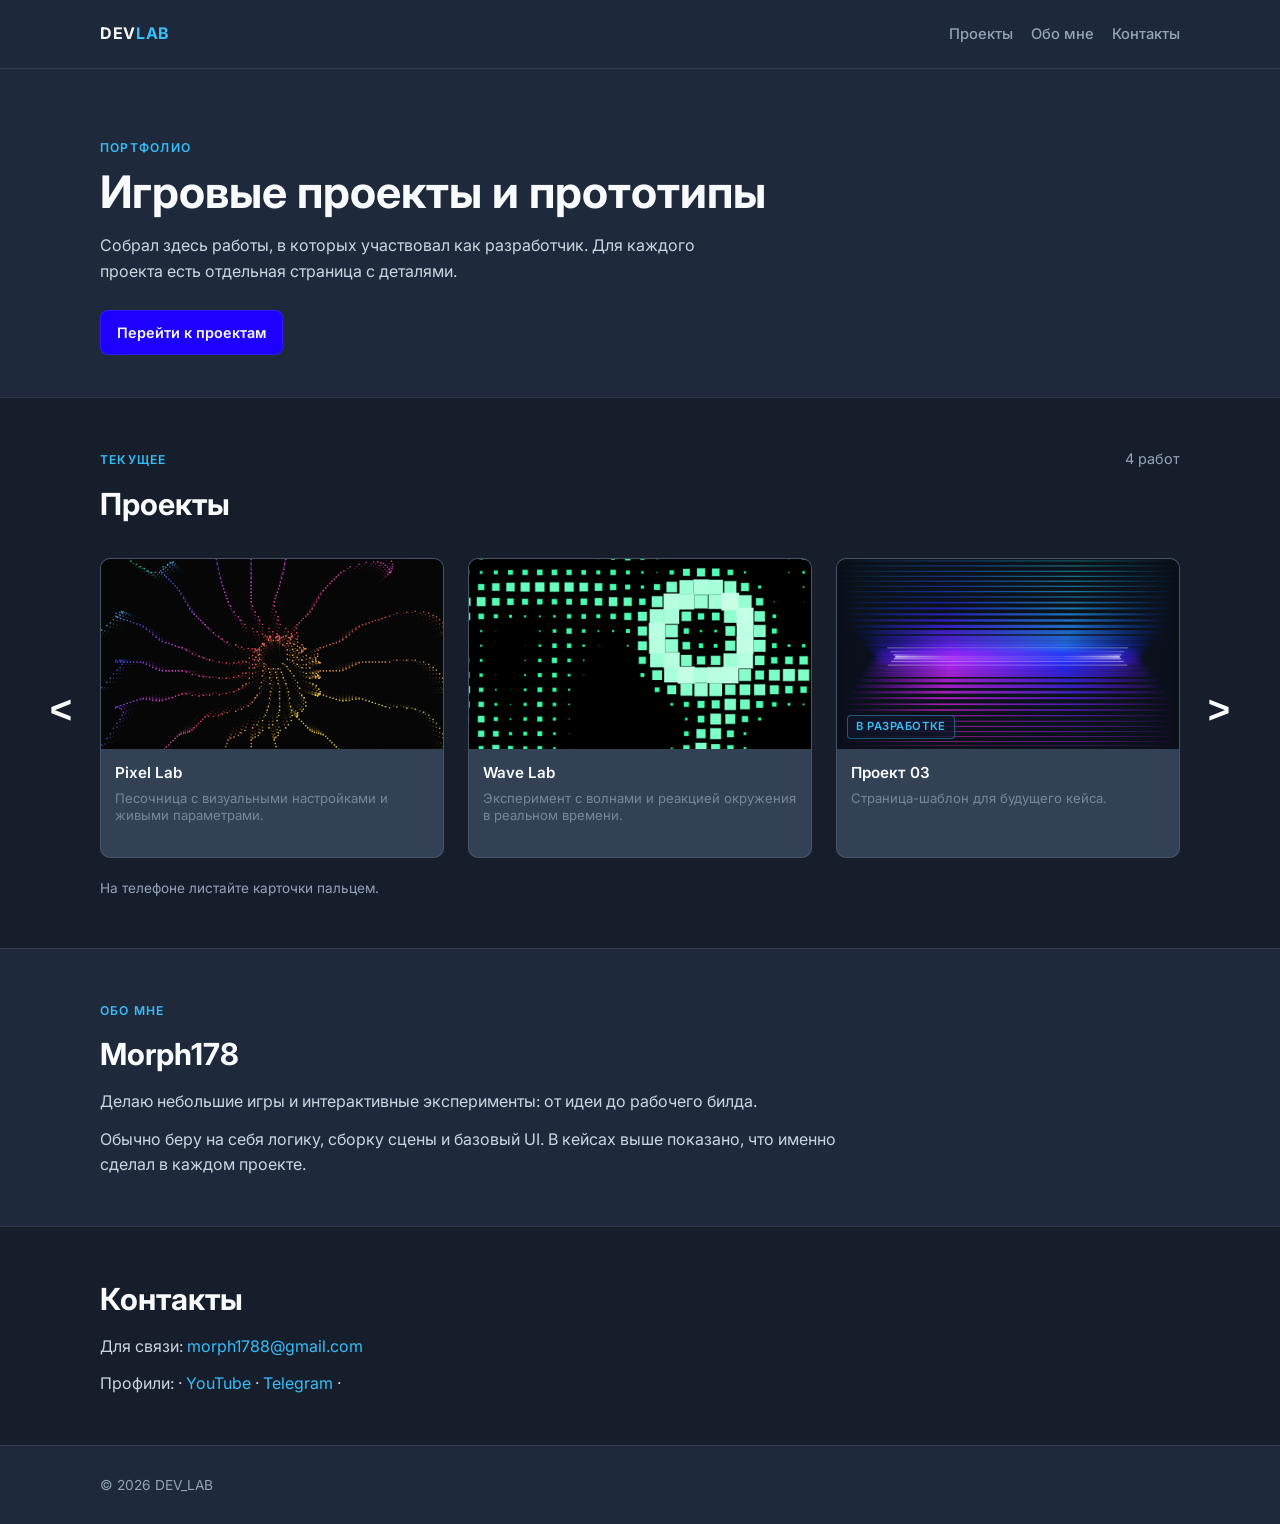
<file: index_page/index.html>
﻿<!DOCTYPE html>
<html lang="ru">

<head>
    <meta charset="UTF-8">
    <meta name="viewport" content="width=device-width, initial-scale=1.0">
    <meta name="description" content="DEV_LAB — portfolio of game projects and prototypes.">
    <meta name="theme-color" content="#1e293b">

    <title>DEV_LAB — игровое портфолио</title>
    <link rel="canonical" href="https://example.com/">

    <meta property="og:type" content="website">
    <meta property="og:title" content="DEV_LAB — игровое портфолио">
    <meta property="og:description" content="Игры и прототипы с короткими кейсами.">
    <meta property="og:url" content="https://example.com/">
    <meta property="og:image"
        content="https://images.unsplash.com/photo-1550745165-9bc0b252726f?auto=format&fit=crop&w=1200&q=80">

    <link rel="icon"
        href="data:image/svg+xml,%3Csvg xmlns='http://www.w3.org/2000/svg' viewBox='0 0 32 32'%3E%3Crect width='32' height='32' rx='6' fill='%230f172a'/%3E%3Cpath fill='%2338bdf8' d='M8 22V10h4l4 6 4-6h4v12h-4v-7l-4 6-4-6v7z'/%3E%3C/svg%3E"
        type="image/svg+xml">

    <link rel="preconnect" href="https://fonts.googleapis.com">
    <link rel="preconnect" href="https://fonts.gstatic.com" crossorigin>
    <link href="https://fonts.googleapis.com/css2?family=Inter:wght@400;500;600;700&display=swap" rel="stylesheet">
    <link rel="stylesheet" href="/index_page/index.css">
</head>

<body>
    <a class="skip-link" href="#content">Перейти к содержимому</a>

    <header class="header">
        <div class="wrap">
            <a class="logo" href="#top">DEV<span>LAB</span></a>
            <nav aria-label="Навигация по странице">
                <ul class="nav">
                    <li><a href="#projects">Проекты</a></li>
                    <li><a href="#about">Обо мне</a></li>
                    <li><a href="#contact">Контакты</a></li>
                </ul>
            </nav>
        </div>
    </header>

    <main id="content">
        <section class="section hero" id="top" aria-labelledby="hero-title">
            <div class="wrap">
                 <span class="eyebrow">Портфолио</span>
                <h1 id="hero-title">Игровые проекты и прототипы</h1>
                <p class="lead">Собрал здесь работы, в которых участвовал как разработчик. Для каждого проекта есть
                    отдельная страница с деталями.</p>
                <div class="hero-actions">
                    <a class="btn" href="#projects">Перейти к проектам</a>
                </div>
            </div>
        </section>

        <section class="section section--soft" id="projects" aria-labelledby="projects-title">
            <div class="wrap">
                <div class="projects-header">
                    <div>
                        <span class="eyebrow">Текущее</span>
                        <h2 id="projects-title">Проекты</h2>
                    </div>
                    <p class="projects-count">4 работ</p>
                </div>

                <div class="slider">
                    <button type="button" class="slider-btn" id="prevBtn" aria-controls="track"
                        aria-label="Предыдущие проекты">&lt;</button>

                    <div class="projects-track" id="track" tabindex="0" role="region" aria-label="Лента проектов">

                        <a class="project" href="/pixel_lab/pixel.html">
                            <div class="project-media-wrap">
                                <img src="/img/pixel-lab.jpg.png" width="400" height="180" loading="lazy"
                                    decoding="async" alt="Скриншот проекта Pixel Lab">
                            </div>
                            <div class="project-body">
                                <span class="project-title">Pixel Lab</span>
                                <span class="project-desc">Песочница с визуальными настройками и живыми
                                    параметрами.</span>
                            </div>
                        </a>

                        <a class="project" href="/wave_lab/wave.html">
                            <div class="project-media-wrap">
                                <img src="/img/wave.lab.png" width="400" height="180" loading="lazy" decoding="async"
                                    alt="Скриншот проекта Wave Lab">
                            </div>
                            <div class="project-body">
                                <span class="project-title">Wave Lab</span>
                                <span class="project-desc">Эксперимент с волнами и реакцией окружения в реальном
                                    времени.</span>
                            </div>
                        </a>

                        <a class="project" href="/analiz.lab/analiz.html">
                            <div class="project-media-wrap">
                                <img src="/img/analiz.labog.png" width="400" height="180" loading="lazy"
                                    decoding="async" alt="Скриншот проекта Analiz Lab">
                                <span class="project-badge">В разработке</span>
                            </div>
                            <div class="project-body">
                                <span class="project-title">Проект 03</span>
                                <span class="project-desc">Страница-шаблон для будущего кейса.</span>
                            </div>
                        </a>

                        <a class="project" href="/part_lab/part.html">
                            <div class="project-media-wrap">
                                <img src="/img/part.labog.png" width="400" height="180" loading="lazy" decoding="async"
                                    alt="Скриншот проекта Analiz Lab">
                                <span class="project-badge">В разработке</span>
                            </div>
                            <div class="project-body">
                                <span class="project-title">Проект 04</span>
                                <span class="project-desc">Страница-шаблон для будущего кейса.</span>
                            </div>
                        </a>

                        <div class="project project--teaser">
                            <div class="project-placeholder-visual">
                                <div class="lab-loader">
                                    <div class="shape shape-circle"></div>
                                    <div class="shape shape-square"></div>
                                    <div class="shape shape-plus"></div>
                                </div>
                                <span class="project-badge project-badge--next">Ожидание</span>
                            </div>
                            <div class="project-body">
                                <span class="project-title" style="color: var(--text-dim);">Ближайший проект</span>
                                <span class="project-desc">Новые игровые прототипы и кейсы будут добавляться в этот раздел по мере готовности.</span>
                            </div>
                        </div>

                    </div>

                    <button type="button" class="slider-btn" id="nextBtn" aria-controls="track"
                        aria-label="Следующие проекты">&gt;</button>
                </div>

                <p class="hint">На телефоне листайте карточки пальцем.</p>
            </div>
        </section>

        <section class="section" id="about" aria-labelledby="about-title">
            <div class="wrap">
                <span class="eyebrow">Обо мне</span>
                <h2 id="about-title">Morph178</h2>
                <div class="about-text">
                    <p>Делаю небольшие игры и интерактивные эксперименты: от идеи до рабочего билда.</p>
                    <p>Обычно беру на себя логику, сборку сцены и базовый UI. В кейсах выше показано, что именно сделал
                        в каждом проекте.</p>
                </div>
            </div>
        </section>

        <section class="section section--soft" id="contact" aria-labelledby="contact-title">
            <div class="wrap">
                <h2 id="contact-title">Контакты</h2>
                <div class="contact">
                    <p>Для связи: <a href="mailto:morph1788@gmail.com?subject=Вопрос по проекту&body=Привет, Morph178, я по поводу твоего сайта...">morph1788@gmail.com</a></p>
                    <p>Профили: </a> · <a href="https://youtube.com/@morph278">YouTube</a> · 
                        <a href="https://t.me/Morph178" target="_blank" rel="noopener noreferrer">Telegram</a> ·
</href=></p>
                </div>
            </div>
        </section>
    </main>

    <footer class="footer">
        <div class="wrap">&copy; 2026 DEV_LAB</div>
    </footer>
    <script src="/index_page/index.js"></script>
</body>

</html>
</file>
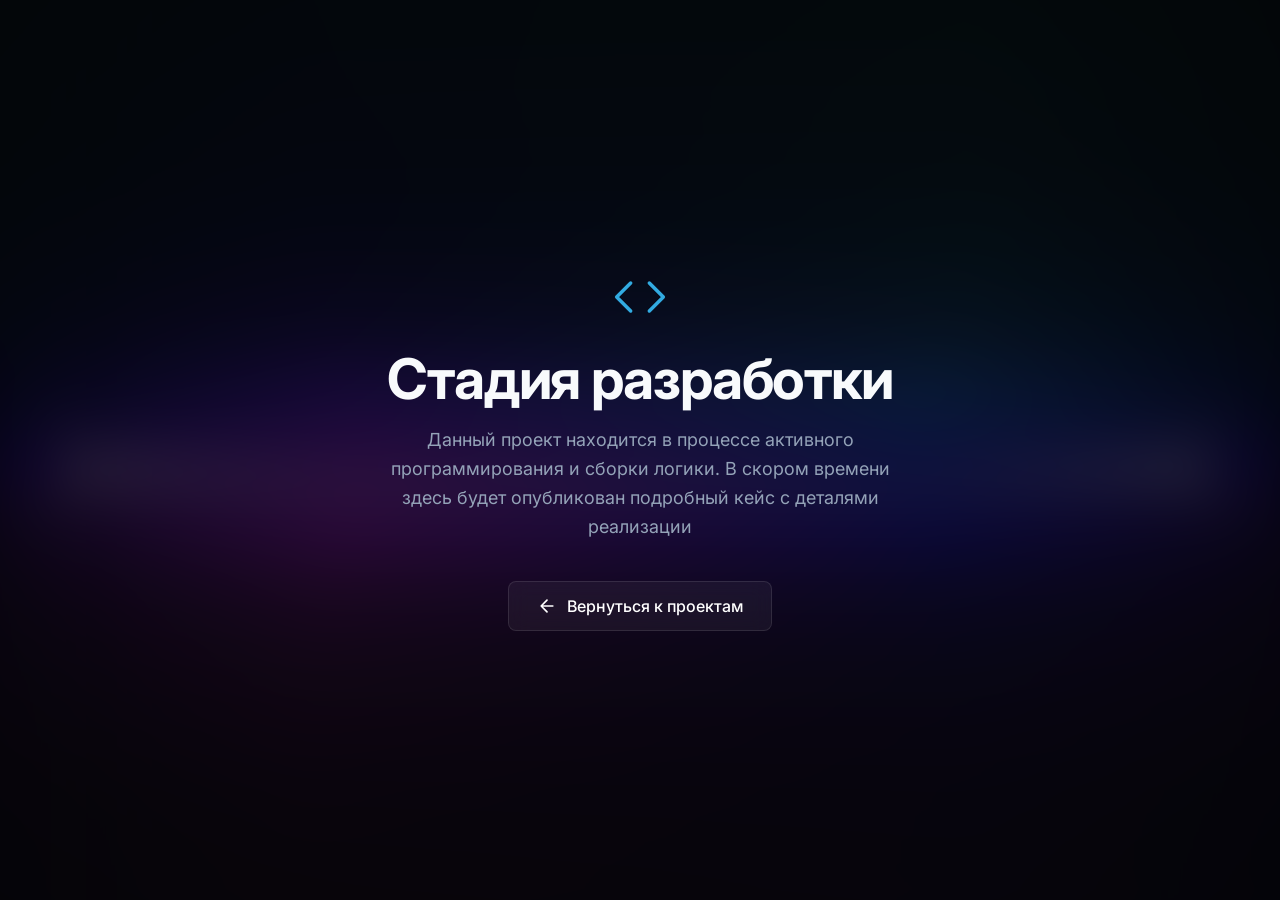
<file: analiz.lab/analiz.html>
<!DOCTYPE html>
<html lang="ru">
<head>
    <meta charset="UTF-8">
    <meta name="viewport" content="width=device-width, initial-scale=1.0">
    <meta name="theme-color" content="#0f172a">
    <title>Проект в разработке — DEV_LAB</title>
    
    <link rel="preconnect" href="https://fonts.googleapis.com">
    <link rel="preconnect" href="https://fonts.gstatic.com" crossorigin>
    <link href="https://fonts.googleapis.com/css2?family=Inter:wght@400;500;600;700&display=swap" rel="stylesheet">
    
    <style>
        body, html {
            margin: 0;
            padding: 0;
            /* Используем динамическую высоту для мобильных браузеров */
            min-height: 100dvh; 
            font-family: 'Inter', sans-serif;
            background-color: #0f172a;
            /* Убираем только горизонтальный скролл. Вертикальный появится только если экран экстремально мал */
            overflow-x: hidden; 
        }

        /* Слой с заблюренной картинкой */
        .dev-background {
            position: fixed; /* Фон зафиксирован при любом скролле */
            top: -10%; 
            left: -10%;
            width: 120%; 
            height: 120%;
            
            /* УКАЖИ ЗДЕСЬ ПУТЬ К КАРТИНКЕ ТЕКУЩЕГО ПРОЕКТА */
            background-image: url('/img/analiz.labog.png'); 
            
            background-size: cover;
            background-position: center;
            filter: blur(25px) brightness(0.25); 
            z-index: 1;
            transform: translateZ(0); /* Аппаратное ускорение блюра для мобилок */
        }

        /* Контейнер с текстом поверх фона */
        .dev-content {
            position: relative;
            z-index: 2;
            display: flex;
            flex-direction: column;
            justify-content: center;
            align-items: center;
            min-height: 100dvh;
            text-align: center;
            color: #f8fafc;
            /* Отступы по бокам не дадут тексту прилипнуть к краям экрана на мобилках */
            padding: 20px 24px; 
            box-sizing: border-box;
        }

        .dev-icon {
            /* Иконка тоже масштабируется */
            width: clamp(40px, 8vw, 56px);
            height: clamp(40px, 8vw, 56px);
            margin-bottom: clamp(16px, 4vw, 24px);
            color: #38bdf8;
            opacity: 0.9;
        }

        .dev-title {
            /* Шрифт плавно меняется от 1.75rem на мобилках до 3.5rem на десктопе */
            font-size: clamp(1.75rem, 6vw, 3.5rem);
            font-weight: 700;
            margin: 0 0 16px 0;
            letter-spacing: -0.02em;
            line-height: 1.1;
        }

        .dev-desc {
            /* Описание плавно меняет размер */
            font-size: clamp(0.95rem, 3vw, 1.125rem);
            color: #94a3b8;
            max-width: 520px;
            line-height: 1.6;
            margin: 0 0 clamp(24px, 6vw, 40px) 0;
        }

        /* Стилизованная кнопка назад */
        .btn-back {
            display: inline-flex;
            align-items: center;
            gap: 10px;
            /* Умные отступы для кнопки (на мобилках чуть компактнее, но удобно для пальца) */
            padding: clamp(12px, 3vw, 14px) clamp(20px, 5vw, 28px);
            background: rgba(255, 255, 255, 0.05);
            border: 1px solid rgba(255, 255, 255, 0.1);
            color: #fff;
            text-decoration: none;
            border-radius: 8px;
            font-size: clamp(0.9rem, 2.5vw, 1rem);
            font-weight: 500;
            transition: all 0.3s ease;
            backdrop-filter: blur(10px);
            -webkit-backdrop-filter: blur(10px); /* Важно для iOS Safari */
        }

        .btn-back:hover {
            background: rgba(255, 255, 255, 0.1);
            border-color: rgba(255, 255, 255, 0.2);
            transform: translateY(-2px);
        }

        /* Легкая вибрация при нажатии на мобильных устройствах */
        .btn-back:active {
            transform: translateY(0);
        }
    </style>
</head>
<body>
    <div class="dev-background"></div>
    
    <main class="dev-content">
        <svg class="dev-icon" viewBox="0 0 24 24" fill="none" stroke="currentColor" stroke-width="1.5" stroke-linecap="round" stroke-linejoin="round">
            <polyline points="16 18 22 12 16 6"></polyline>
            <polyline points="8 6 2 12 8 18"></polyline>
        </svg>
        
        <h1 class="dev-title">Стадия разработки</h1>
        <p class="dev-desc">Данный проект находится в процессе активного программирования и сборки логики. В скором времени здесь будет опубликован подробный кейс с деталями реализации</p>
        
        <a href="/index_page/index.html" class="btn-back">
            <svg width="20" height="20" viewBox="0 0 24 24" fill="none" stroke="currentColor" stroke-width="2" stroke-linecap="round" stroke-linejoin="round"><path d="M19 12H5M12 19l-7-7 7-7"/></svg>
            Вернуться к проектам
        </a>
    </main>
</body>
</html>
</file>
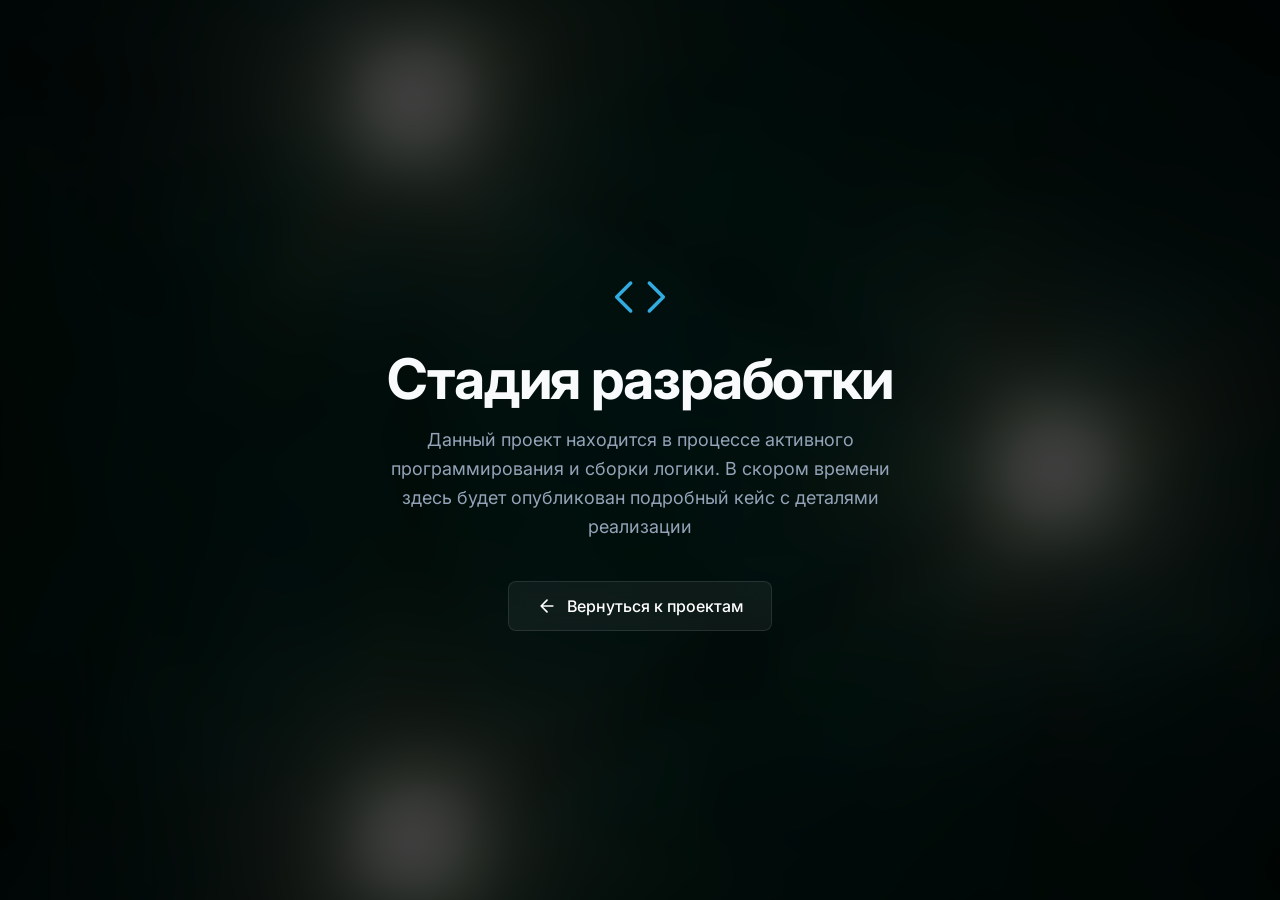
<file: part_lab/part.html>
<!DOCTYPE html>
<html lang="ru">
<head>
    <meta charset="UTF-8">
    <meta name="viewport" content="width=device-width, initial-scale=1.0">
    <meta name="theme-color" content="#0f172a">
    <title>Проект в разработке — DEV_LAB</title>
    
    <link rel="preconnect" href="https://fonts.googleapis.com">
    <link rel="preconnect" href="https://fonts.gstatic.com" crossorigin>
    <link href="https://fonts.googleapis.com/css2?family=Inter:wght@400;500;600;700&display=swap" rel="stylesheet">
    
    <style>
        body, html {
            margin: 0;
            padding: 0;
            /* Используем динамическую высоту для мобильных браузеров */
            min-height: 100dvh; 
            font-family: 'Inter', sans-serif;
            background-color: #0f172a;
            /* Убираем только горизонтальный скролл. Вертикальный появится только если экран экстремально мал */
            overflow-x: hidden; 
        }

        /* Слой с заблюренной картинкой */
        .dev-background {
            position: fixed; /* Фон зафиксирован при любом скролле */
            top: -10%; 
            left: -10%;
            width: 120%; 
            height: 120%;
            
            /* УКАЖИ ЗДЕСЬ ПУТЬ К КАРТИНКЕ ТЕКУЩЕГО ПРОЕКТА */
            background-image: url('/img/part.labog.png'); 
            
            background-size: cover;
            background-position: center;
            filter: blur(25px) brightness(0.25); 
            z-index: 1;
            transform: translateZ(0); /* Аппаратное ускорение блюра для мобилок */
        }

        /* Контейнер с текстом поверх фона */
        .dev-content {
            position: relative;
            z-index: 2;
            display: flex;
            flex-direction: column;
            justify-content: center;
            align-items: center;
            min-height: 100dvh;
            text-align: center;
            color: #f8fafc;
            /* Отступы по бокам не дадут тексту прилипнуть к краям экрана на мобилках */
            padding: 20px 24px; 
            box-sizing: border-box;
        }

        .dev-icon {
            /* Иконка тоже масштабируется */
            width: clamp(40px, 8vw, 56px);
            height: clamp(40px, 8vw, 56px);
            margin-bottom: clamp(16px, 4vw, 24px);
            color: #38bdf8;
            opacity: 0.9;
        }

        .dev-title {
            /* Шрифт плавно меняется от 1.75rem на мобилках до 3.5rem на десктопе */
            font-size: clamp(1.75rem, 6vw, 3.5rem);
            font-weight: 700;
            margin: 0 0 16px 0;
            letter-spacing: -0.02em;
            line-height: 1.1;
        }

        .dev-desc {
            /* Описание плавно меняет размер */
            font-size: clamp(0.95rem, 3vw, 1.125rem);
            color: #94a3b8;
            max-width: 520px;
            line-height: 1.6;
            margin: 0 0 clamp(24px, 6vw, 40px) 0;
        }

        /* Стилизованная кнопка назад */
        .btn-back {
            display: inline-flex;
            align-items: center;
            gap: 10px;
            /* Умные отступы для кнопки (на мобилках чуть компактнее, но удобно для пальца) */
            padding: clamp(12px, 3vw, 14px) clamp(20px, 5vw, 28px);
            background: rgba(255, 255, 255, 0.05);
            border: 1px solid rgba(255, 255, 255, 0.1);
            color: #fff;
            text-decoration: none;
            border-radius: 8px;
            font-size: clamp(0.9rem, 2.5vw, 1rem);
            font-weight: 500;
            transition: all 0.3s ease;
            backdrop-filter: blur(10px);
            -webkit-backdrop-filter: blur(10px); /* Важно для iOS Safari */
        }

        .btn-back:hover {
            background: rgba(255, 255, 255, 0.1);
            border-color: rgba(255, 255, 255, 0.2);
            transform: translateY(-2px);
        }

        /* Легкая вибрация при нажатии на мобильных устройствах */
        .btn-back:active {
            transform: translateY(0);
        }
    </style>
</head>
<body>
    <div class="dev-background"></div>
    
    <main class="dev-content">
        <svg class="dev-icon" viewBox="0 0 24 24" fill="none" stroke="currentColor" stroke-width="1.5" stroke-linecap="round" stroke-linejoin="round">
            <polyline points="16 18 22 12 16 6"></polyline>
            <polyline points="8 6 2 12 8 18"></polyline>
        </svg>
        
        <h1 class="dev-title">Стадия разработки</h1>
        <p class="dev-desc">Данный проект находится в процессе активного программирования и сборки логики. В скором времени здесь будет опубликован подробный кейс с деталями реализации</p>
        
        <a href="/index_page/index.html" class="btn-back">
            <svg width="20" height="20" viewBox="0 0 24 24" fill="none" stroke="currentColor" stroke-width="2" stroke-linecap="round" stroke-linejoin="round"><path d="M19 12H5M12 19l-7-7 7-7"/></svg>
            Вернуться к проектам
        </a>
    </main>
</body>
</html>
</file>
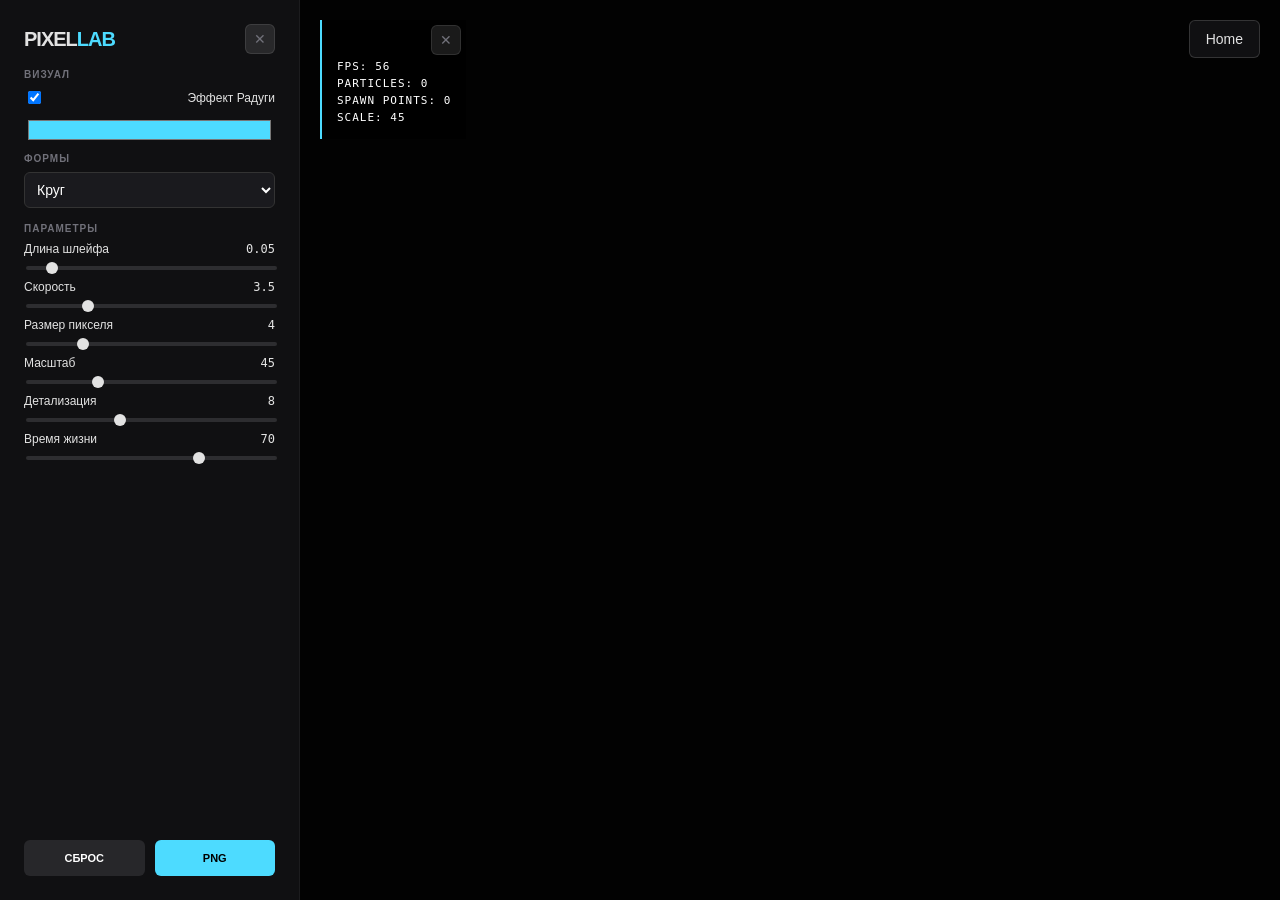
<file: pixel_lab/pixel.html>
<!DOCTYPE html>
<html lang="ru">

<head>
    <meta charset="UTF-8">
    <meta name="viewport" content="width=device-width, initial-scale=1.0, maximum-scale=1.0, user-scalable=no">
    <title>Pixel Lab: Always Smooth</title>
    <link rel="stylesheet" href="/pixel_lab/pixel.css">
</head>

<body>
    <a href="../index_page/index.html" class="home-btn" title="На главную">Home</a>

    <button class="icon-btn btn-float" id="show-stats-btn" title="Показать информацию">i</button>
    <button class="icon-btn btn-float" id="open-controls-btn" title="Открыть настройки">⚙️</button>

    <div id="stats-overlay">
        <button class="icon-btn btn-close" id="hide-stats-btn" title="Скрыть">✕</button>
        <div class="stats-item">FPS: <span id="fps-val">0</span></div>
        <div class="stats-item">Particles: <span id="count-val">0</span></div>
        <div class="stats-item">Spawn Points: <span id="spawn-val">0</span></div>
        <div class="stats-item">Scale: <span id="scale-val">0</span></div>
    </div>

    <div id="controls">
        <div class="controls-header">
            <div style="font-weight: 900; font-size: 20px; letter-spacing: -1px;">PIXEL<span
                    style="color:var(--accent)">LAB</span></div>
            <button class="icon-btn btn-close" id="close-controls-btn" title="Скрыть панель">✕</button>
        </div>

        <div class="group">
            <div class="group-title">Визуал</div>
            <label><input type="checkbox" id="rainbowMode" checked> Эффект Радуги</label>
            <input type="color" id="particleColor" value="#4ddbff">
            <div class="group-title">Формы</div>
            <select id="sPattern">
                <option value="circle_solid">Круг</option>
                <option value="square_outline">Квадрат</option>
            </select>
        </div>

        <div class="group">
            <div class="group-title">Параметры</div>
            <label>Длина шлейфа <span class="val" id="val-trailAlpha">0.05</span></label>
            <input type="range" id="trailAlpha" min="0.01" max="0.5" step="0.01" value="0.05">

            <label>Скорость <span class="val" id="val-speed">3.5</span></label>
            <input type="range" id="speed" min="0" max="15" step="0.1" value="3.5">

            <label>Размер пикселя <span class="val" id="val-pSize">4</span></label>
            <input type="range" id="pSize" min="1" max="15" value="4">

            <label>Масштаб <span class="val" id="val-spawnScale">45</span></label>
            <input type="range" id="spawnScale" min="5" max="150" value="45">

            <label>Детализация <span class="val" id="val-spawnDensity">8</span></label>
            <input type="range" id="spawnDensity" min="1" max="20" value="8">

            <label>Время жизни <span class="val" id="val-lifeSpan">70</span></label>
            <input type="range" id="lifeSpan" min="1" max="100" step="1" value="70">
        </div>

        <div class="btn-row">
            <button class="action-btn" id="clearBtn">СБРОС</button>
            <button class="action-btn" id="saveBtn">PNG</button>
        </div>
    </div>

    <div id="canvas-container">
        <canvas id="canvas"></canvas>
    </div>
</body>
<script src="/pixel_lab/pixel.js"></script>

</html>
</file>
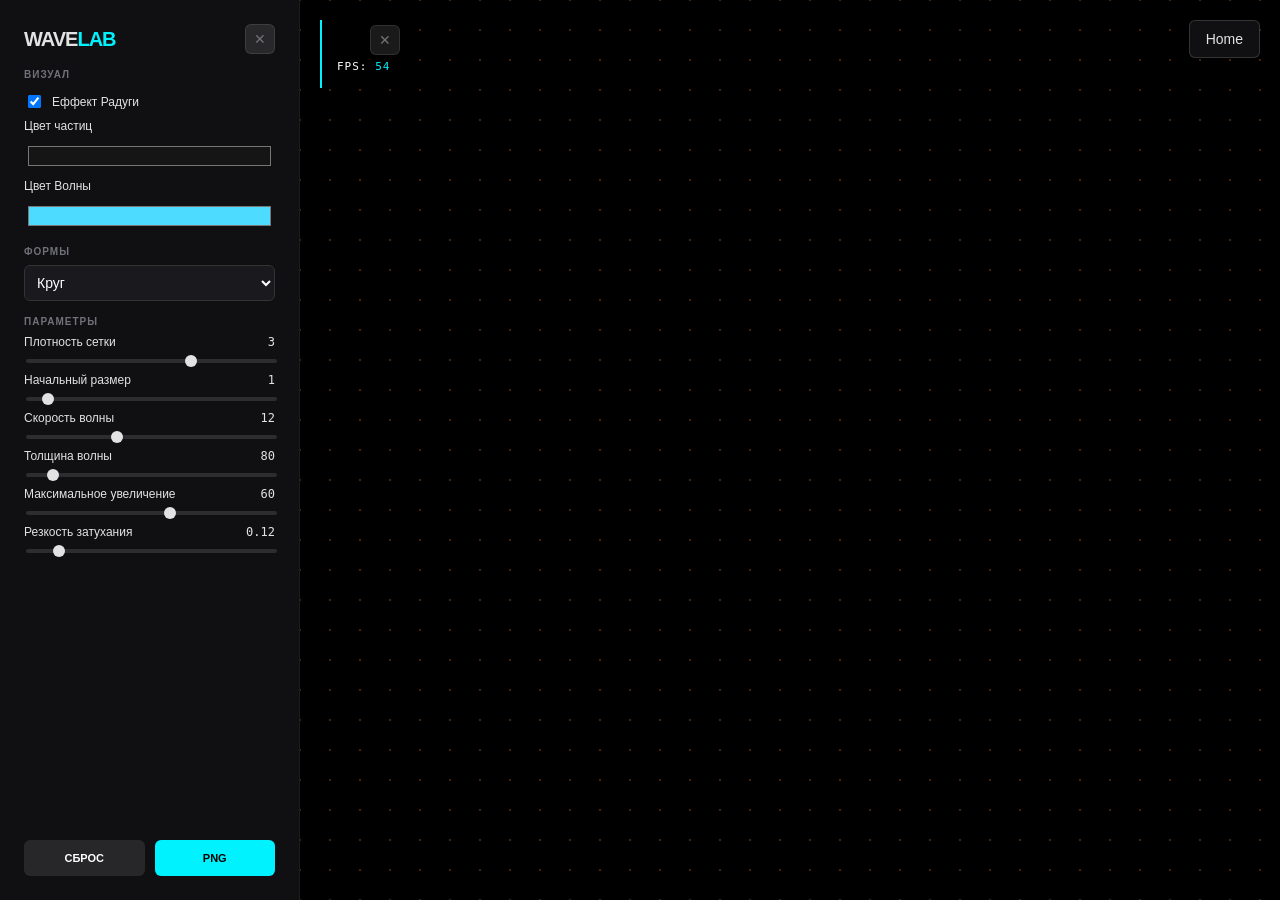
<file: wave_lab/wave.html>
<!DOCTYPE html>
<html lang="ru">

<head>
    <meta charset="UTF-8">
    <meta name="viewport" content="width=device-width, initial-scale=1.0, maximum-scale=1.0, user-scalable=no">
    <title>Wave Lab</title>
    <link rel="stylesheet" href="/wave_lab/wave.css">
</head>

<body>
    <a href="../index_page/index.html" class="home-btn" title="На главную">Home</a>

    <button class="icon-btn btn-float" id="open-controls-btn" title="Открыть настройки">⚙️</button>

    <div id="controls">
        <div class="controls-header">
            <div class="logo">WAVE<span>LAB</span></div>
            <button class="icon-btn btn-close" id="close-controls-btn" title="Скрыть панель">✕</button>
        </div>

        <div class="group">
            <div class="group-title">Визуал</div>
            <label class="checkbox-label"><input type="checkbox" id="isRainbow"> Еффект Радуги</label>
            <label>Цвет частиц</label>
            <input type="color" id="baseColor">
            <label>Цвет Волны</label>
            <input type="color" id="activeColor">
        </div>

        <div class="group">
            <div class="group-title">Формы</div>
            <select id="shape-select">
                <option value="circle">Круг</option>
                <option value="square">Квадрат</option>
            </select>
        </div>

        <div class="group">
            <div class="group-title">Параметры</div>
            <label>Плотность сетки <span class="val" id="v-density"></span></label>
            <input type="range" id="density" min="15" max="60" step="5">

            <label>Начальный размер <span class="val" id="v-baseRadius">0</span></label>
            <input type="range" id="baseRadius" min="0" max="15">

            <label>Скорость волны <span class="val" id="v-waveSpeed">0</span></label>
            <input type="range" id="waveSpeed" min="2" max="30">

            <label>Толщина волны <span class="val" id="v-triggerRadius">0</span></label>
            <input type="range" id="triggerRadius" min="40" max="500">

            <label>Максимальное увеличение <span class="val" id="v-maxGrowth">0</span></label>
            <input type="range" id="maxGrowth" min="5" max="100">

            <label>Резкость затухания <span class="val" id="v-sharpness">0</span></label>
            <input type="range" id="sharpness" min="0.01" max="1.0" step="0.01">
        </div>

        <div class="btn-row">
            <button class="action-btn" id="resetBtn">СБРОС</button>
            <button class="action-btn" id="saveBtn">PNG</button>
        </div>
    </div>

    <div id="canvas-container">
        <button class="icon-btn btn-float" id="show-stats-btn" title="Показать информацию">i</button>

        <div id="stats-overlay">
            <button class="icon-btn btn-close" id="hide-stats-btn" title="Скрыть">✕</button>
            <div class="stats-item">FPS: <span id="fps-val">0</span></div>
        </div>

        <canvas id="canvas"></canvas>
    </div>

    <script src="/wave_lab/wave.js"></script>
</body>

</html>
</file>
<file: index_page/index.css>
/* ==========================================================================
   1. ПЕРЕМЕННЫЕ И НАСТРОЙКИ (:root)
   ========================================================================== */
:root {
    --bg-body: #1e293b;
    --bg-section: #161e2b;
    --bg-surface: #334155;
    --text-main: #f8fafc;
    --text-muted: #cbd5e1;
    --text-dim: #94a3b8;
    --border: rgba(255, 255, 255, 0.1);
    --accent: #38bdf8;
    --focus: 2px solid var(--accent);
    --max: 1120px;
    --gap: 24px;
    --nav-h: 68px;
}

/* ==========================================================================
   2. СБРОС СТИЛЕЙ И БАЗОВЫЕ ЭЛЕМЕНТЫ (Глобальные стили)
   ========================================================================== */
* {
    box-sizing: border-box;
    margin: 0;
    padding: 0;
}

html {
    scroll-behavior: smooth;
}

body {
    font-family: "Inter", system-ui, sans-serif;
    background: var(--bg-body);
    color: var(--text-main);
    line-height: 1.6;
    overflow-x: hidden;
}

/* Доступность и фокусы */
a:focus-visible,
button:focus-visible {
    outline: var(--focus);
    outline-offset: 3px;
}

.skip-link {
    position: absolute;
    left: 12px;
    top: 12px;
    transform: translateY(-160%);
    background: #0f172a;
    border: 1px solid var(--border);
    border-radius: 8px;
    color: var(--text-main);
    padding: 10px 14px;
    text-decoration: none;
    z-index: 2000;
    transition: transform 0.2s ease;
}

.skip-link:focus-visible {
    transform: translateY(0);
}

/* Общий контейнер-ограничитель */
.wrap {
    max-width: var(--max);
    margin: 0 auto;
    padding: 0 20px;
}

/* Секции */
main {
    padding-top: calc(var(--nav-h) + 8px);
}

.section {
    padding: 48px 0;
    border-top: 1px solid var(--border);
}

.section--soft {
    background: var(--bg-section);
}

/* Типографика */
h1 {
    font-size: clamp(2rem, 5vw, 2.8rem);
    line-height: 1.15;
    margin-bottom: 14px;
}

h2 {
    font-size: clamp(1.4rem, 3vw, 1.9rem);
    margin-bottom: 10px;
}

.eyebrow {
    display: inline-block;
    margin-bottom: 10px;
    color: var(--accent);
    font-size: 0.76rem;
    text-transform: uppercase;
    letter-spacing: 0.1em;
    font-weight: 600;
}

/* Кнопки */
.btn {
    display: inline-flex;
    align-items: center;
    padding: 10px 16px;
    border: 1px solid var(--border);
    border-radius: 8px;
    background: #1e00ff;
    color: var(--text-main);
    text-decoration: none;
    font-size: 0.9rem;
    font-weight: 600;
    transition: border-color 0.2s, color 0.2s;
}

.btn:hover {
    border-color: var(--accent);
    color: var(--accent);
}

/* ==========================================================================
   3. ШАПКА САЙТА (Header & Navigation)
   ========================================================================== */
.header {
    position: fixed;
    inset: 0 0 auto;
    width: 100%;
    z-index: 1000;
    background: rgba(30, 41, 59, 0.94);
    border-bottom: 1px solid var(--border);
    backdrop-filter: blur(6px);
}

.header .wrap {
    min-height: var(--nav-h);
    display: flex;
    align-items: center;
    justify-content: space-between;
    gap: 18px;
}

.logo {
    color: var(--text-main);
    text-decoration: none;
    font-weight: 700;
    letter-spacing: 0.04em;
}

.logo span {
    color: var(--accent);
}

.nav {
    display: flex;
    gap: 18px;
    list-style: none;
    flex-wrap: wrap;
}

.nav a {
    color: var(--text-dim);
    text-decoration: none;
    font-size: 0.92rem;
    font-weight: 500;
    transition: color 0.2s;
}

.nav a:hover {
    color: var(--accent);
}

/* ==========================================================================
   4. БЛОК HERO И ОБО МНЕ
   ========================================================================== */
.hero {
    padding: 58px 0 42px;
    border-top: none;
}

.lead {
    max-width: 62ch;
    color: var(--text-muted);
    margin-bottom: 26px;
}

.hero-actions {
    display: flex;
    flex-wrap: wrap;
    gap: 10px;
    margin-top: 18px;
}

.about-text {
    max-width: 74ch;
    color: var(--text-muted);
    display: grid;
    gap: 12px;
}

/* ==========================================================================
   5. СЛАЙДЕР И КАРТОЧКИ ПРОЕКТОВ
   ========================================================================== */
.projects-header {
    display: flex;
    justify-content: space-between;
    align-items: baseline;
    gap: 12px;
    flex-wrap: wrap;
    margin-bottom: 16px;
}

.projects-count {
    color: var(--text-dim);
    font-size: 0.9rem;
}

.slider {
    position: relative;
}

/* Трек слайдера */
.projects-track {
    display: flex;
    gap: var(--gap);
    overflow-x: auto;
    scrollbar-width: none;
    -ms-overflow-style: none;
    scroll-snap-type: x mandatory;
    padding: 4px 0 8px;
}

.projects-track::-webkit-scrollbar {
    display: none;
}

/* СТРОГО одинаковые карточки проекта */
.project {
    display: flex;
    flex-direction: column;
    flex: 0 0 calc((100% - var(--gap) * 2) / 3);
    min-width: 280px;
    min-height: 300px;
    height: auto;
    scroll-snap-align: start;
    background: var(--bg-surface);
    border: 1px solid var(--border);
    border-radius: 10px;
    overflow: hidden;
    text-decoration: none;
    color: inherit;
    transition: border-color 0.2s, transform 0.2s, opacity 0.2s;
}

.project:not(.project--teaser):hover {
    border-color: rgba(255, 255, 255, 0.3);
}

/* Оболочка для медиа */
.project-media-wrap {
    position: relative;
    width: 100%;
    height: 190px;
}

.project-media-wrap img,
.project-media-wrap video {
    width: 100%;
    height: 100%;
    object-fit: cover;
    display: block;
    background: #0f172a;
}

.project-body {
    padding: 12px 14px;
    display: flex;
    flex-direction: column;
    gap: 4px;
}

.project-title {
    display: block;
    font-weight: 600;
    font-size: 0.95rem;
    color: var(--text-main);
}

.project-desc {
    color: var(--text-dim);
    font-size: 0.82rem;
    line-height: 1.3;
    opacity: 0.7;
}

/* Маленькая карточка-плашка */
.project-badge {
    position: absolute;
    left: 10px;
    bottom: 10px;
    padding: 2px 8px;
    background: rgba(15, 23, 42, 0.75);
    border: 1px solid rgba(56, 189, 248, 0.4);
    border-radius: 4px;
    color: var(--accent);
    font-size: 0.7rem;
    font-weight: 600;
    text-transform: uppercase;
    letter-spacing: 0.05em;
    pointer-events: none;
    width: fit-content;
}

/* --- КАРТОЧКА-ТИЗЕР (Анонс) --- */
.project--teaser {
    opacity: 0.65;
    border: 1px dashed rgba(56, 189, 248, 0.3);
    background: linear-gradient(135deg, rgba(15, 23, 42, 0.6), rgba(30, 41, 59, 0.4));
    cursor: default;
}

.project--teaser:hover {
    opacity: 1;
    border-color: rgba(56, 189, 248, 0.6);
}

.project-placeholder-visual {
    height: 190px;
    display: flex;
    align-items: center;
    justify-content: center;
    background: rgba(15, 23, 42, 0.3);
    border-bottom: 1px dashed rgba(56, 189, 248, 0.2);
    position: relative;
    overflow: hidden;
}

/* --- Анимация загрузки: Круг, Квадрат, Плюс --- */
.lab-loader {
    display: flex;
    align-items: center;
    justify-content: center;
    gap: 16px;
}

.shape {
    width: 14px;
    height: 14px;
    box-sizing: border-box;
    border: 2px solid var(--text-dim);
    opacity: 0.3;
    animation: shapePulse 1.5s infinite ease-in-out;
}

.shape-circle {
    border-radius: 50%;
    animation-delay: 0s;
}

.shape-square {
    border-radius: 3px;
    animation-delay: 0.2s;
}

.shape-plus {
    border: none;
    position: relative;
    animation: plusPulse 1.5s infinite ease-in-out;
    animation-delay: 0.4s;
}

.shape-plus::before,
.shape-plus::after {
    content: "";
    position: absolute;
    background-color: var(--text-dim);
    top: 50%;
    left: 50%;
    transform: translate(-50%, -50%);
    animation: plusColor 1.5s infinite ease-in-out;
    animation-delay: 0.4s;
}

.shape-plus::before {
    width: 16px;
    height: 2px;
}

.shape-plus::after {
    width: 2px;
    height: 16px;
}

@keyframes shapePulse {
    0%, 100% {
        opacity: 0.3;
        transform: translateY(0) scale(1);
        border-color: var(--text-dim);
        box-shadow: 0 0 0 rgba(56, 189, 248, 0);
    }
    50% {
        opacity: 1;
        transform: translateY(-5px) scale(1.1);
        border-color: var(--accent);
        box-shadow: 0 0 10px rgba(56, 189, 248, 0.4);
    }
}

@keyframes plusPulse {
    0%, 100% {
        opacity: 0.3;
        transform: translateY(0) scale(1);
        filter: drop-shadow(0 0 0 rgba(56, 189, 248, 0));
    }
    50% {
        opacity: 1;
        transform: translateY(-5px) scale(1.1);
        filter: drop-shadow(0 0 8px rgba(56, 189, 248, 0.6));
    }
}

@keyframes plusColor {
    0%, 100% { background-color: var(--text-dim); }
    50% { background-color: var(--accent); }
}

.project-badge--next {
    background-color: rgba(15, 23, 42, 0.8) !important;
    color: var(--accent) !important;
    border: 1px solid rgba(56, 189, 248, 0.3) !important;
}

/* Кнопки навигации слайдера */
.slider-btn {
    position: absolute;
    top: 50%;
    transform: translateY(-50%);
    width: 34px;
    height: 84px;
    padding: 0;
    border-radius: 0;
    border: none;
    background: transparent;
    color: var(--text-main);
    cursor: pointer;
    display: flex;
    align-items: center;
    justify-content: center;
    font-size: 2.4rem;
    font-weight: 700;
    line-height: 1;
    box-shadow: none;
    transition: color 0.2s, transform 0.2s;
}

.slider-btn:hover {
    transform: translateY(-50%);
}

#prevBtn {
    left: -56px;
}

#nextBtn {
    right: -56px;
}

.hint {
    margin-top: 12px;
    color: var(--text-dim);
    font-size: 0.85rem;
}

/* ==========================================================================
   6. КОНТАКТЫ И ПОДВАЛ (Footer)
   ========================================================================== */
.contact {
    display: grid;
    gap: 12px;
    color: var(--text-muted);
}

.contact a {
    color: var(--accent);
    text-decoration: none;
}

.contact a:hover {
    text-decoration: underline;
}

.footer {
    border-top: 1px solid var(--border);
    padding: 28px 0;
    color: var(--text-dim);
    font-size: 0.86rem;
}

/* ==========================================================================
   7. АДАПТИВНОСТЬ (Media Queries)
   ========================================================================== */
@media (prefers-reduced-motion: reduce) {
    html,
    .projects-track {
        scroll-behavior: auto;
    }
}

@media (max-width: 1260px) {
    #prevBtn {
        left: 0;
    }
    #nextBtn {
        right: 0;
    }
}

@media (max-width: 900px) {
    .projects-track {
        gap: 16px;
        padding-bottom: 12px;
    }
    .project {
        flex: 0 0 70%;
        min-width: 260px;
        min-height: 0;
        height: auto;
    }
    .project-media-wrap,
    .project-placeholder-visual {
        height: 170px;
    }
}

@media (max-width: 768px) {
    .slider-btn {
        display: none !important;
    }
    .project {
        flex: 0 0 85%;
    }
}

@media (max-width: 1080px) {
    .wrap {
        padding: 0 18px;
    }
    .projects-track {
        gap: 18px;
    }
    .hero {
        padding: 52px 0 36px;
    }
}

@media (max-width: 540px) {
    .wrap {
        padding: 0 12px;
    }
    .hero {
        padding: 36px 0 24px;
    }
    .projects-header {
        flex-direction: column;
        align-items: flex-start;
    }
    .project {
        flex: 0 0 100%;
        min-width: 100%;
    }
    .project-media-wrap,
    .project-placeholder-visual {
        height: 150px;
    }
}
</file>
<file: pixel_lab/pixel.css>
:root {
    --bg: #030303;
    --panel-bg: rgba(18, 18, 20, 0.9);
    --accent: #4ddbff;
    --text: #e2e2e2;
    --text-dim: #71717a;
    --stats-bg: rgba(0, 0, 0, 0.8);
}

* {
    box-sizing: border-box;
    -webkit-tap-highlight-color: transparent;
}

/* Принудительно отключаем системное "свечение" (outline) при фокусе для всех элементов */
button,
input,
select {
    outline: none !important;
}

button:focus,
input:focus,
select:focus {
    outline: none !important;
}

body {
    margin: 0;
    background: var(--bg);
    color: var(--text);
    font-family: 'Inter', sans-serif;
    display: flex;
    height: 100vh;
    overflow: hidden;
}

@media (max-width: 768px) {
    body {
        flex-direction: column;
    }

    #controls {
        width: 100% !important;
        height: 40% !important;
        border-right: none !important;
        border-top: 1px solid rgba(255, 255, 255, 0.05);
        order: 2;
    }

    #canvas-container {
        order: 1;
        flex-grow: 1;
    }

    #stats-overlay,
    #show-stats-btn {
        left: 10px !important;
    }

    .controls-hidden #open-controls-btn {
        left: 10px !important;
    }

    .controls-hidden #stats-overlay,
    .controls-hidden #show-stats-btn {
        left: 50px !important;
    }
}

/* --- Базовое положение инфо-панелей --- */
#stats-overlay {
    position: absolute;
    top: 20px;
    left: 320px;
    padding: 40px 15px 15px 15px;
    background: var(--stats-bg);
    backdrop-filter: blur(8px);
    border-left: 2px solid var(--accent);
    font-family: 'monospace';
    font-size: 11px;
    z-index: 5;
    display: flex;
    flex-direction: column;
    gap: 4px;
    color: #fff;
    text-transform: uppercase;
    letter-spacing: 1px;
    transition: left 0.3s ease, opacity 0.3s ease, transform 0.3s ease;
}

#stats-overlay.hidden {
    opacity: 0;
    transform: translateX(-20px);
    pointer-events: none;
}

/* --- Единый жесткий класс для ВСЕХ квадратных кнопок --- */
.icon-btn {
    width: 30px;
    height: 30px;
    min-width: 30px;
    min-height: 30px;
    max-width: 30px;
    max-height: 30px;
    flex-shrink: 0;
    display: flex;
    align-items: center;
    justify-content: center;
    border-radius: 6px;
    cursor: pointer;
    padding: 0;
    margin: 0;
    transition: 0.2s;
    box-sizing: border-box;
    line-height: 1;
}

/* Стиль для крестиков (✕) */
.btn-close {
    background: rgba(255, 255, 255, 0.1);
    border: 1px solid rgba(255, 255, 255, 0.1);
    color: var(--text-dim);
    font-size: 14px;
}

.btn-close:hover {
    background: #ff4d4d;
    color: white;
    border-color: #ff4d4d;
}

/* Стиль для парящих кнопок (i, ⚙️) */
.btn-float {
    background: var(--panel-bg);
    border: 1px solid rgba(255, 255, 255, 0.15);
    /* Нейтральная серая рамка */
    color: var(--text);
    /* Нейтральный белый/серый текст вместо голубого */
    font-weight: bold;
    font-family: 'monospace';
    font-size: 15px;
    position: fixed;
    display: none;
    z-index: 20;
}

.btn-float:hover {
    background: rgba(255, 255, 255, 0.1);
    color: #fff;
}

/* Позиционирование парящих кнопок */
#show-stats-btn {
    top: 20px;
    left: 320px;
    z-index: 4;
}

#open-controls-btn {
    top: 20px;
    left: 20px;
    font-size: 16px;
}

/* Позиционирование крестика в окне статистики */
#hide-stats-btn {
    position: absolute;
    top: 5px;
    right: 5px;
}

/* --- Логика состояний --- */
.controls-hidden #controls {
    display: none !important;
}

.controls-hidden #open-controls-btn {
    display: flex;
}

.controls-hidden #stats-overlay,
.controls-hidden #show-stats-btn {
    left: 60px;
}

/* ------------------------------------------------ */

#controls {
    width: 300px;
    background: var(--panel-bg);
    backdrop-filter: blur(12px);
    padding: 24px;
    border-right: 1px solid rgba(255, 255, 255, 0.05);
    display: flex;
    flex-direction: column;
    gap: 15px;
    z-index: 10;
    overflow-y: hidden;
    flex-shrink: 0;
}

.controls-header {
    display: flex;
    justify-content: space-between;
    align-items: center;
}

#canvas-container {
    position: relative;
    flex-grow: 1;
    overflow: hidden;
    touch-action: none;
}

canvas {
    width: 100%;
    height: 100%;
    display: block;
    cursor: crosshair;
    image-rendering: pixelated;
}

.group {
    display: flex;
    flex-direction: column;
    gap: 8px;
}

.group-title {
    font-size: 10px;
    text-transform: uppercase;
    letter-spacing: 0.1em;
    color: var(--text-dim);
    font-weight: 700;
}

label {
    font-size: 12px;
    display: flex;
    justify-content: space-between;
    align-items: center;
}

.val {
    color: var(--white);
    font-family: monospace;
}

input[type="range"] {
    -webkit-appearance: none;
    width: 100%;
    height: 4px;
    background: #2d2d30;
    border-radius: 2px;
}

input[type="range"]::-webkit-slider-thumb {
    -webkit-appearance: none;
    width: 12px;
    height: 12px;
    background: var(--text);
    border-radius: 50%;
    cursor: pointer;
}

select {
    background: #1a1a1e;
    color: white;
    border: 1px solid #333;
    padding: 8px;
    border-radius: 6px;
    width: 100%;
    font-size: 14px;
}

input[type="color"] {
    width: 100%;
    height: 30px;
    border: none;
    background: none;
    cursor: pointer;
}

.btn-row {
    display: flex;
    gap: 10px;
    margin-top: auto;
    padding-top: 10px;
}

button.action-btn {
    flex: 1;
    padding: 12px;
    border: none;
    border-radius: 6px;
    cursor: pointer;
    font-weight: 600;
    font-size: 11px;
    transition: 0.2s;
}

#clearBtn {
    background: #27272a;
    color: #fff;
}

#clearBtn:hover {
    background: #3f3f46;
}

#saveBtn {
    background: var(--accent);
    color: #000;
}

#saveBtn:hover {
    background: #fff;
}

/* Home button */
.home-btn {
    position: fixed;
    top: 20px;
    right: 20px;
    padding: 10px 16px;
    height: auto;
    width: auto;
    display: flex;
    align-items: center;
    justify-content: center;
    background: var(--panel-bg);
    border: 1px solid rgba(255, 255, 255, 0.15);
    border-radius: 6px;
    color: var(--text);
    font-size: 14px;
    font-weight: 500;
    cursor: pointer;
    text-decoration: none;
    transition: 0.2s;
    z-index: 30;
    gap: 8px;
}

.home-btn:hover {
    background: rgba(255, 255, 255, 0.1);
    color: var(--accent);
    border-color: var(--accent);
}
</file>
<file: wave_lab/wave.css>
:root {
    --bg: #030303;
    --panel-bg: rgba(18, 18, 20, 0.9);
    --accent: #00f2ff;
    --text: #e2e2e2;
    --text-dim: #71717a;
    --stats-bg: rgba(0, 0, 0, 0.8);
    --panel-width: 300px;
    --hud-inset: 20px;
    --hud-inset-collapsed: 60px;
}

* {
    box-sizing: border-box;
    -webkit-tap-highlight-color: transparent;
}

button,
input,
select {
    outline: none !important;
}

button:focus,
input:focus,
select:focus {
    outline: none !important;
}

body {
    margin: 0;
    background: var(--bg);
    color: var(--text);
    font-family: 'Inter', sans-serif;
    display: flex;
    height: 100vh;
    overflow: hidden;
}

@media (max-width: 768px) {
    body {
        flex-direction: column;
    }

    #controls {
        width: 100% !important;
        height: 40% !important;
        border-right: none !important;
        border-top: 1px solid rgba(255, 255, 255, 0.05);
        order: 2;
    }

    #canvas-container {
        order: 1;
        flex-grow: 1;
    }

    #stats-overlay,
    #show-stats-btn {
        left: 10px !important;
    }

    .controls-hidden #open-controls-btn {
        left: 10px !important;
    }

    .controls-hidden #stats-overlay,
    .controls-hidden #show-stats-btn {
        left: 50px !important;
    }
}

#stats-overlay {
    position: fixed;
    top: var(--hud-inset);
    left: calc(var(--panel-width) + var(--hud-inset));
    padding: 40px 15px 15px 15px;
    background: var(--stats-bg);
    backdrop-filter: blur(8px);
    border-left: 2px solid var(--accent);
    font-family: monospace;
    font-size: 11px;
    z-index: 5;
    display: flex;
    flex-direction: column;
    gap: 4px;
    color: #fff;
    text-transform: uppercase;
    letter-spacing: 1px;
    transition: left 0.3s ease, opacity 0.3s ease, transform 0.3s ease;
}

#stats-overlay.hidden {
    opacity: 0;
    transform: translateX(-20px);
    pointer-events: none;
}

.stats-item span {
    color: var(--accent);
}

.icon-btn {
    width: 30px;
    height: 30px;
    min-width: 30px;
    min-height: 30px;
    max-width: 30px;
    max-height: 30px;
    flex-shrink: 0;
    display: flex;
    align-items: center;
    justify-content: center;
    border-radius: 6px;
    cursor: pointer;
    padding: 0;
    margin: 0;
    transition: 0.2s;
    box-sizing: border-box;
    line-height: 1;
}

.btn-close {
    background: rgba(255, 255, 255, 0.1);
    border: 1px solid rgba(255, 255, 255, 0.1);
    color: var(--text-dim);
    font-size: 14px;
}

.btn-close:hover {
    background: #ff4d4d;
    color: white;
    border-color: #ff4d4d;
}

.btn-float {
    position: fixed;
    display: none;
    background: var(--panel-bg);
    border: 1px solid rgba(255, 255, 255, 0.15);
    color: var(--text);
    font-weight: bold;
    font-family: monospace;
    font-size: 15px;
    z-index: 20;
}

.btn-float:hover {
    background: rgba(255, 255, 255, 0.1);
    color: #fff;
}

#open-controls-btn {
    top: var(--hud-inset);
    left: var(--hud-inset);
    font-size: 16px;
}

#show-stats-btn {
    top: var(--hud-inset);
    left: calc(var(--panel-width) + var(--hud-inset));
    z-index: 4;
}

#hide-stats-btn {
    position: absolute;
    top: 5px;
    right: 5px;
}

.controls-hidden #controls {
    display: none !important;
}

.controls-hidden #open-controls-btn {
    display: flex;
}

.controls-hidden #stats-overlay,
.controls-hidden #show-stats-btn {
    left: var(--hud-inset-collapsed);
}

#controls {
    width: var(--panel-width);
    background: var(--panel-bg);
    backdrop-filter: blur(12px);
    padding: 24px;
    border-right: 1px solid rgba(255, 255, 255, 0.05);
    display: flex;
    flex-direction: column;
    gap: 15px;
    z-index: 10;
    overflow-y: hidden;
    flex-shrink: 0;
}

.controls-header {
    display: flex;
    justify-content: space-between;
    align-items: center;
}

.logo {
    font-weight: 900;
    font-size: 20px;
    letter-spacing: -1px;
    color: var(--text);
}

.logo span {
    color: var(--accent);
}

#canvas-container {
    position: relative;
    flex-grow: 1;
    overflow: hidden;
    touch-action: none;
    background: var(--bg);
}

canvas {
    width: 100%;
    height: 100%;
    display: block;
    cursor: crosshair;
}

.group {
    display: flex;
    flex-direction: column;
    gap: 8px;
}

.group-title {
    font-size: 10px;
    text-transform: uppercase;
    letter-spacing: 0.1em;
    color: var(--text-dim);
    font-weight: 700;
}

label {
    font-size: 12px;
    display: flex;
    justify-content: space-between;
    align-items: center;
}

.checkbox-label {
    justify-content: flex-start;
    gap: 8px;
    margin-top: 4px;
    color: var(--text);
}

.val {
    color: var(--text);
    font-family: monospace;
}

input[type="range"] {
    -webkit-appearance: none;
    width: 100%;
    height: 4px;
    background: #2d2d30;
    border-radius: 2px;
}

input[type="range"]::-webkit-slider-thumb {
    -webkit-appearance: none;
    width: 12px;
    height: 12px;
    background: var(--text);
    border-radius: 50%;
    cursor: pointer;
}

input[type="range"]::-moz-range-thumb {
    width: 12px;
    height: 12px;
    border: none;
    background: var(--text);
    border-radius: 50%;
    cursor: pointer;
}

select {
    background: #1a1a1e;
    color: white;
    border: 1px solid #333;
    padding: 8px;
    border-radius: 6px;
    width: 100%;
    font-size: 14px;
}

input[type="color"] {
    width: 100%;
    height: 30px;
    border: none;
    background: none;
    cursor: pointer;
}

.btn-row {
    display: flex;
    gap: 10px;
    margin-top: auto;
    padding-top: 10px;
}

button.action-btn {
    flex: 1;
    padding: 12px;
    border: none;
    border-radius: 6px;
    cursor: pointer;
    font-weight: 600;
    font-size: 11px;
    transition: 0.2s;
}

#resetBtn {
    background: #27272a;
    color: #fff;
}

#resetBtn:hover {
    background: #3f3f46;
}

#saveBtn {
    background: var(--accent);
    color: #000;
}

#saveBtn:hover {
    background: #fff;
}

/* Home button */
.home-btn {
    position: fixed;
    top: 20px;
    right: 20px;
    padding: 10px 16px;
    height: auto;
    width: auto;
    display: flex;
    align-items: center;
    justify-content: center;
    background: var(--panel-bg);
    border: 1px solid rgba(255, 255, 255, 0.15);
    border-radius: 6px;
    color: var(--text);
    font-size: 14px;
    font-weight: 500;
    cursor: pointer;
    text-decoration: none;
    transition: 0.2s;
    z-index: 30;
    gap: 8px;
}

.home-btn:hover {
    background: rgba(255, 255, 255, 0.1);
    color: var(--accent);
    border-color: var(--accent);
}
</file>
